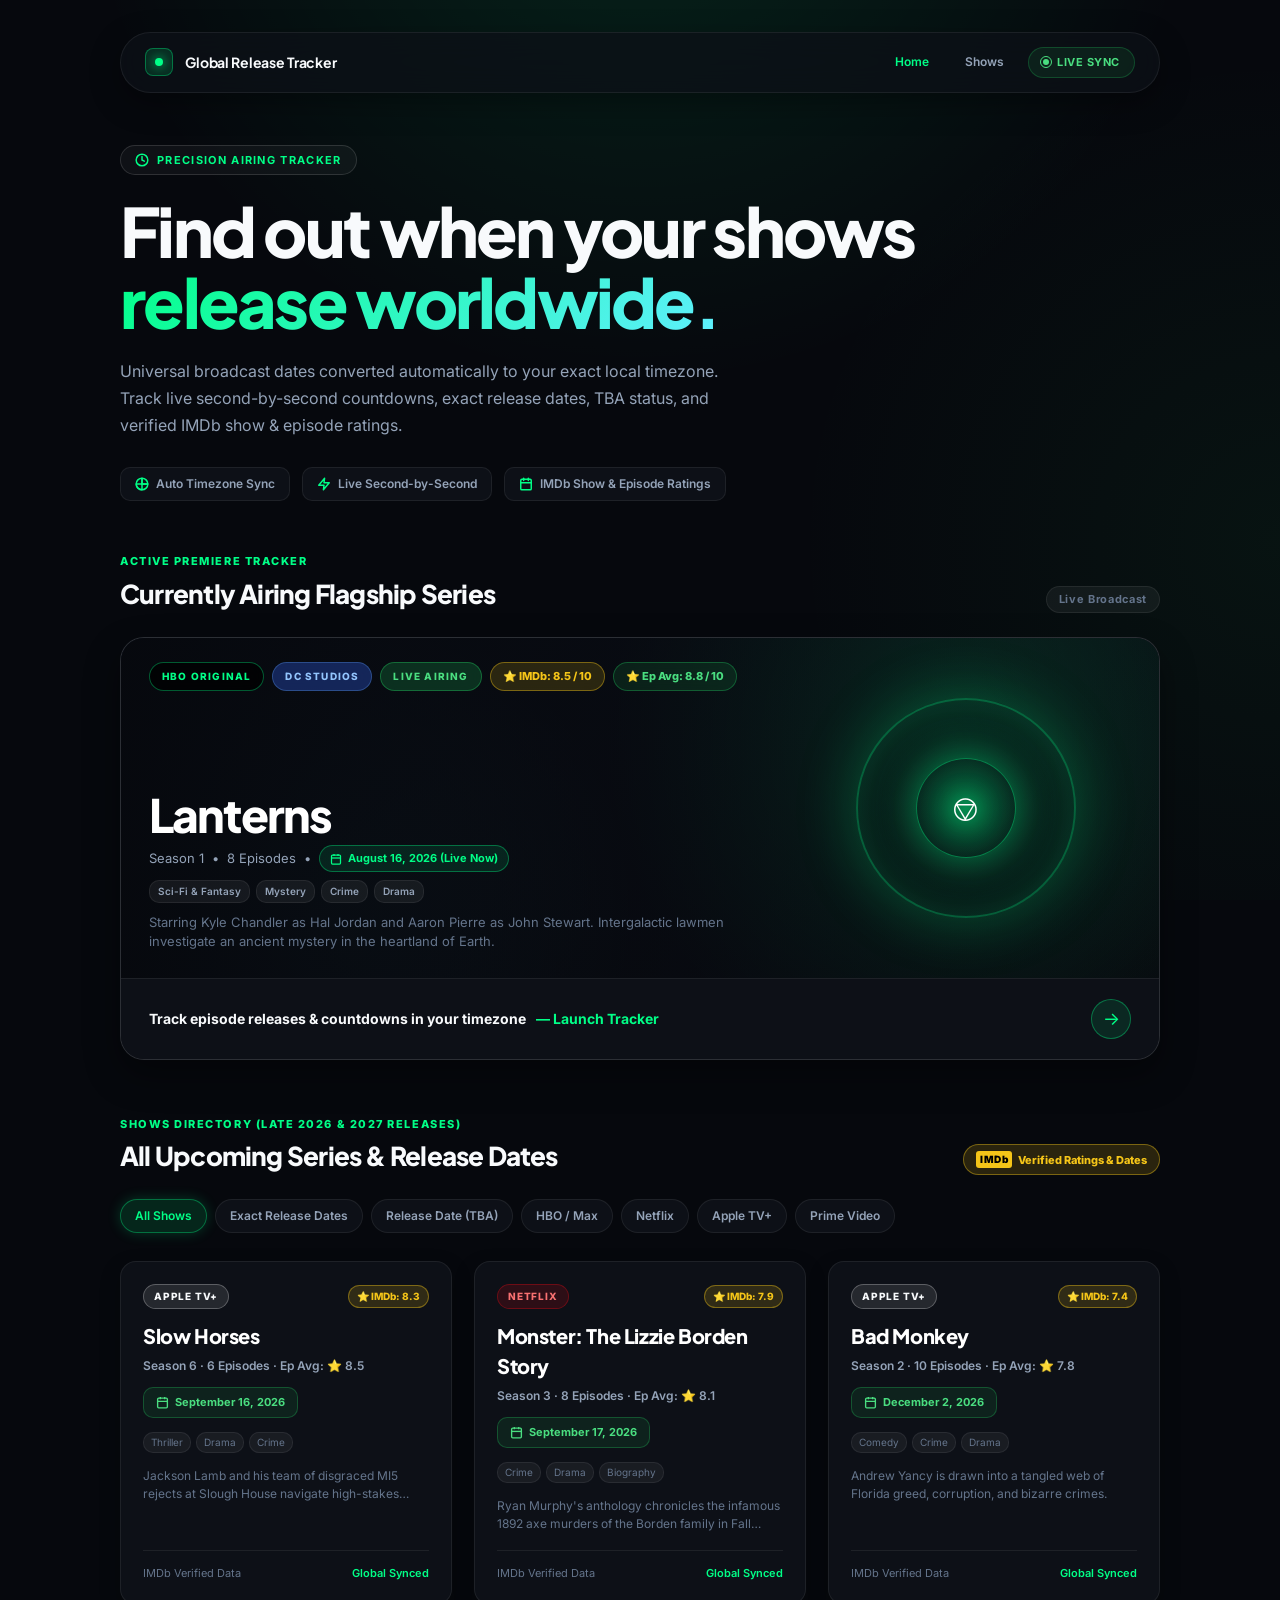
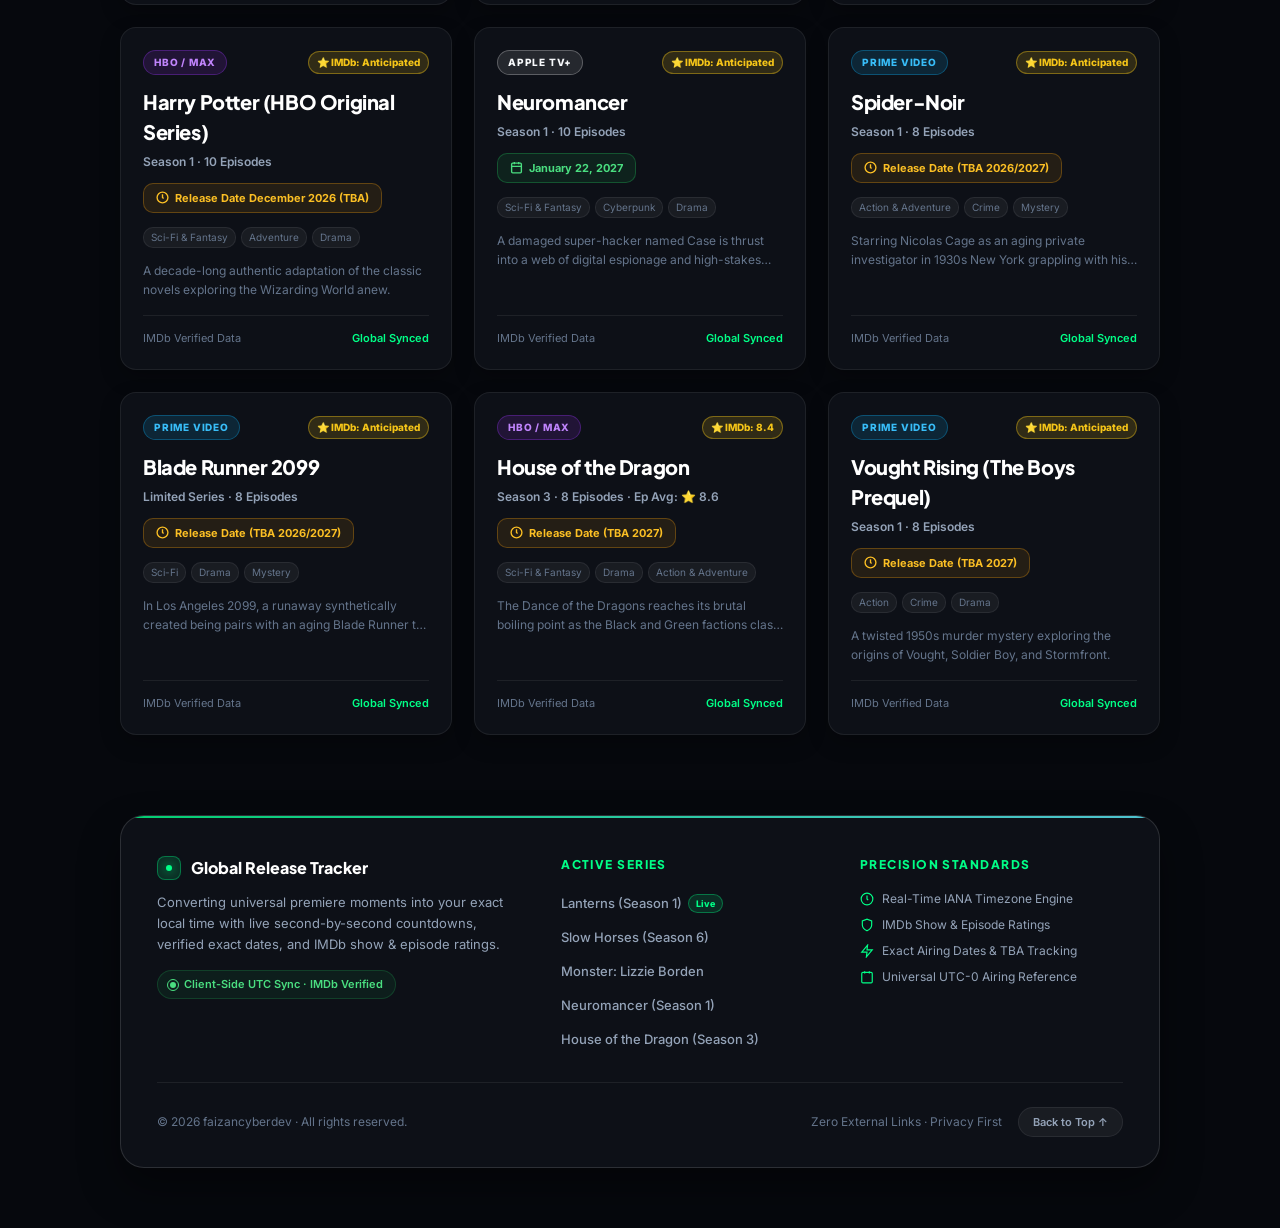
<file: index.html>
<!DOCTYPE html>
<html lang="en">
<head>
    <meta charset="UTF-8">
    <meta name="viewport" content="width=device-width, initial-scale=1.0">
    <meta name="description" content="Global TV show release tracker — convert universal broadcast release moments into your exact local time with live precision countdowns and verified IMDb ratings.">
    <title>Global Release Tracker — Live Shows & Episode Airings</title>
    <link rel="stylesheet" href="style.css">
</head>
<body>

    <main class="page">

        <!-- ================= NAVBAR / HEADER (MULTI-SHOW PLATFORM) ================= -->
        <header class="header">
            <a href="index.html" class="brand" aria-label="Global Release Tracker Home">
                <div class="brand-icon-wrapper">
                    <span class="brand-dot"></span>
                </div>
                <span>Global Release Tracker</span>
            </a>

            <div class="header-meta">
                <a href="index.html" class="nav-link" style="color: var(--accent-emerald);">Home</a>
                <a href="#shows" class="nav-link">Shows</a>
                <div class="status-badge">
                    <span class="status-beacon"></span>
                    Live Sync
                </div>
            </div>
        </header>


        <!-- ================= HOME HERO ================= -->
        <section class="home-hero">
            <div class="hero-pill">
                <svg width="14" height="14" viewBox="0 0 24 24" fill="none" stroke="currentColor" stroke-width="2.5" stroke-linecap="round" stroke-linejoin="round"><circle cx="12" cy="12" r="10"></circle><polyline points="12 6 12 12 16 14"></polyline></svg>
                Precision Airing Tracker
            </div>

            <h1 class="hero-title">
                Find out when your shows <br>
                <span class="gradient-text">release worldwide.</span>
            </h1>

            <p class="hero-description">
                Universal broadcast dates converted automatically to your exact local timezone. Track live second-by-second countdowns, exact release dates, TBA status, and verified IMDb show & episode ratings.
            </p>

            <div class="hero-features">
                <div class="feature-tag">
                    <svg width="14" height="14" viewBox="0 0 24 24" fill="none" stroke="currentColor" stroke-width="2.5" stroke-linecap="round" stroke-linejoin="round"><path d="M12 2a10 10 0 1 0 10 10H12V2z"></path><path d="M12 2a10 10 0 0 1 10 10h-10V2z"></path><path d="M12 12 2.1 12a10.1 10.1 0 0 0 9.9 10z"></path></svg>
                    Auto Timezone Sync
                </div>
                <div class="feature-tag">
                    <svg width="14" height="14" viewBox="0 0 24 24" fill="none" stroke="currentColor" stroke-width="2.5" stroke-linecap="round" stroke-linejoin="round"><polygon points="13 2 3 14 12 14 11 22 21 10 12 10 13 2"></polygon></svg>
                    Live Second-by-Second
                </div>
                <div class="feature-tag">
                    <svg width="14" height="14" viewBox="0 0 24 24" fill="none" stroke="currentColor" stroke-width="2.5" stroke-linecap="round" stroke-linejoin="round"><rect x="3" y="4" width="18" height="18" rx="2" ry="2"></rect><line x1="16" y1="2" x2="16" y2="6"></line><line x1="8" y1="2" x2="8" y2="6"></line><line x1="3" y1="10" x2="21" y2="10"></line></svg>
                    IMDb Show & Episode Ratings
                </div>
            </div>
        </section>


        <!-- ================= SHOWS DIRECTORY ================= -->
        <section class="shows-section" id="shows">
            <div class="section-header">
                <div>
                    <p class="section-eyebrow">Active Premiere Tracker</p>
                    <h2 class="section-title">Currently Airing Flagship Series</h2>
                </div>
                <span class="section-badge">Live Broadcast</span>
            </div>

            <!-- FLAGSHIP SHOW CARD: LANTERNS -->
            <div class="shows-grid">
                <a href="lanterns.html" class="show-card-featured" id="lanternsShowCard" aria-label="Open Lanterns Episode Release Tracker">
                    <div class="card-backdrop-image">
                        <!-- Ambient overlays -->
                        <div class="card-ambient-overlay"></div>

                        <!-- Lantern battery insignia glow effect -->
                        <div class="card-ring-orb">
                            <div class="card-ring-inner">
                                <div class="card-ring-symbol">⎊</div>
                            </div>
                        </div>

                        <!-- Top Badges with IMDb Show & Episode Ratings -->
                        <div class="card-top-badges">
                            <span class="badge-pill hbo">HBO Original</span>
                            <span class="badge-pill dc">DC Studios</span>
                            <span class="badge-pill live-now">Live Airing</span>
                            <div class="imdb-rating-badge" title="IMDb Series Rating (12k votes)">
                                ⭐ IMDb: 8.5 / 10
                            </div>
                            <div class="imdb-rating-badge" style="background: rgba(34, 197, 94, 0.12); border-color: rgba(34, 197, 94, 0.35); color: #4ade80;" title="Average Released Episode Rating">
                                ⭐ Ep Avg: 8.8 / 10
                            </div>
                        </div>

                        <!-- Show Info -->
                        <div class="card-show-details">
                            <h3 class="card-show-title">Lanterns</h3>
                            
                            <div class="card-show-meta">
                                <span>Season 1</span>
                                <span>•</span>
                                <span>8 Episodes</span>
                                <span>•</span>
                                <div class="card-exact-date-chip">
                                    <svg width="12" height="12" viewBox="0 0 24 24" fill="none" stroke="currentColor" stroke-width="2.5"><rect x="3" y="4" width="18" height="18" rx="2" ry="2"></rect><line x1="16" y1="2" x2="16" y2="6"></line><line x1="8" y1="2" x2="8" y2="6"></line><line x1="3" y1="10" x2="21" y2="10"></line></svg>
                                    <span>August 16, 2026 (Live Now)</span>
                                </div>
                            </div>

                            <div class="card-show-genres">
                                <span class="genre-pill">Sci-Fi & Fantasy</span>
                                <span class="genre-pill">Mystery</span>
                                <span class="genre-pill">Crime</span>
                                <span class="genre-pill">Drama</span>
                            </div>

                            <p class="card-show-desc">
                                Starring Kyle Chandler as Hal Jordan and Aaron Pierre as John Stewart. Intergalactic lawmen investigate an ancient mystery in the heartland of Earth.
                            </p>
                        </div>
                    </div>

                    <!-- Interactive Footer -->
                    <div class="card-interactive-footer">
                        <div class="footer-action-text">
                            <span>Track episode releases & countdowns in your timezone</span>
                            <span class="highlight">— Launch Tracker</span>
                        </div>
                        <div class="footer-btn-arrow" aria-hidden="true">→</div>
                    </div>
                </a>
            </div>

            <!-- DIRECTORY FILTER CONTROLS -->
            <div class="section-header" style="margin-top: 56px;">
                <div>
                    <p class="section-eyebrow">Shows Directory (Late 2026 & 2027 Releases)</p>
                    <h2 class="section-title">All Upcoming Series & Release Dates</h2>
                </div>
                <div class="imdb-verified-badge">
                    <span class="imdb-tag-box">IMDb</span>
                    <span>Verified Ratings & Dates</span>
                </div>
            </div>

            <div class="directory-controls">
                <div class="filter-tabs" id="filterTabs">
                    <button type="button" class="filter-tab-btn active" data-filter="all">All Shows</button>
                    <button type="button" class="filter-tab-btn" data-filter="confirmed">Exact Release Dates</button>
                    <button type="button" class="filter-tab-btn" data-filter="tba">Release Date (TBA)</button>
                    <button type="button" class="filter-tab-btn" data-filter="hbo">HBO / Max</button>
                    <button type="button" class="filter-tab-btn" data-filter="netflix">Netflix</button>
                    <button type="button" class="filter-tab-btn" data-filter="apple">Apple TV+</button>
                    <button type="button" class="filter-tab-btn" data-filter="prime">Prime Video</button>
                </div>
            </div>

            <!-- DYNAMIC SHOWS GRID (RENDERED BY SCRIPT.JS) -->
            <div class="shows-directory-grid" id="showsDirectoryGrid">
                <!-- Injected dynamically via script.js -->
            </div>
        </section>


        <!-- ================= UNIFIED SITE-WIDE FOOTER ================= -->
        <footer class="site-footer">
            <div class="footer-inner">
                <div class="footer-grid">
                    <!-- Col 1: Brand & Status -->
                    <div class="footer-col">
                        <div class="footer-brand-title">
                            <div class="brand-icon-wrapper" style="width: 24px; height: 24px;">
                                <span class="brand-dot" style="width: 6px; height: 6px;"></span>
                            </div>
                            <span>Global Release Tracker</span>
                        </div>
                        <p class="footer-desc">
                            Converting universal premiere moments into your exact local time with live second-by-second countdowns, verified exact dates, and IMDb show & episode ratings.
                        </p>
                        <div class="footer-status-indicator">
                            <span class="status-beacon"></span>
                            Client-Side UTC Sync · IMDb Verified
                        </div>
                    </div>

                    <!-- Col 2: Trackers -->
                    <div class="footer-col">
                        <h4 class="footer-heading">Active Series</h4>
                        <ul class="footer-links">
                            <li><a href="lanterns.html">Lanterns (Season 1) <span class="link-badge">Live</span></a></li>
                            <li><a href="#shows">Slow Horses (Season 6)</a></li>
                            <li><a href="#shows">Monster: Lizzie Borden</a></li>
                            <li><a href="#shows">Neuromancer (Season 1)</a></li>
                            <li><a href="#shows">House of the Dragon (Season 3)</a></li>
                        </ul>
                    </div>

                    <!-- Col 3: Technology & Precision -->
                    <div class="footer-col">
                        <h4 class="footer-heading">Precision Standards</h4>
                        <ul class="footer-tech-list">
                            <li class="footer-tech-item">
                                <svg width="14" height="14" viewBox="0 0 24 24" fill="none" stroke="currentColor" stroke-width="2"><circle cx="12" cy="12" r="10"></circle><polyline points="12 6 12 12 14 14"></polyline></svg>
                                <span>Real-Time IANA Timezone Engine</span>
                            </li>
                            <li class="footer-tech-item">
                                <svg width="14" height="14" viewBox="0 0 24 24" fill="none" stroke="currentColor" stroke-width="2"><path d="M12 22s8-4 8-10V5l-8-3-8 3v7c0 6 8 10 8 10z"></path></svg>
                                <span>IMDb Show & Episode Ratings</span>
                            </li>
                            <li class="footer-tech-item">
                                <svg width="14" height="14" viewBox="0 0 24 24" fill="none" stroke="currentColor" stroke-width="2"><polygon points="13 2 3 14 12 14 11 22 21 10 12 10 13 2"></polygon></svg>
                                <span>Exact Airing Dates & TBA Tracking</span>
                            </li>
                            <li class="footer-tech-item">
                                <svg width="14" height="14" viewBox="0 0 24 24" fill="none" stroke="currentColor" stroke-width="2"><rect x="3" y="4" width="18" height="18" rx="2" ry="2"></rect><line x1="16" y1="2" x2="16" y2="6"></line><line x1="8" y1="2" x2="8" y2="6"></line></svg>
                                <span>Universal UTC-0 Airing Reference</span>
                            </li>
                        </ul>
                    </div>
                </div>

                <!-- Footer Bottom -->
                <div class="footer-bottom">
                    <div class="footer-bottom-left">
                        <span>© 2026 faizancyberdev · All rights reserved.</span>
                    </div>
                    <div class="footer-bottom-right">
                        <span>Zero External Links · Privacy First</span>
                        <a href="#" class="back-to-top-btn" onclick="window.scrollTo({top: 0, behavior: 'smooth'}); return false;">
                            Back to Top ↑
                        </a>
                    </div>
                </div>
            </div>
        </footer>

    </main>

    <script src="script.js"></script>
</body>
</html>
</file>
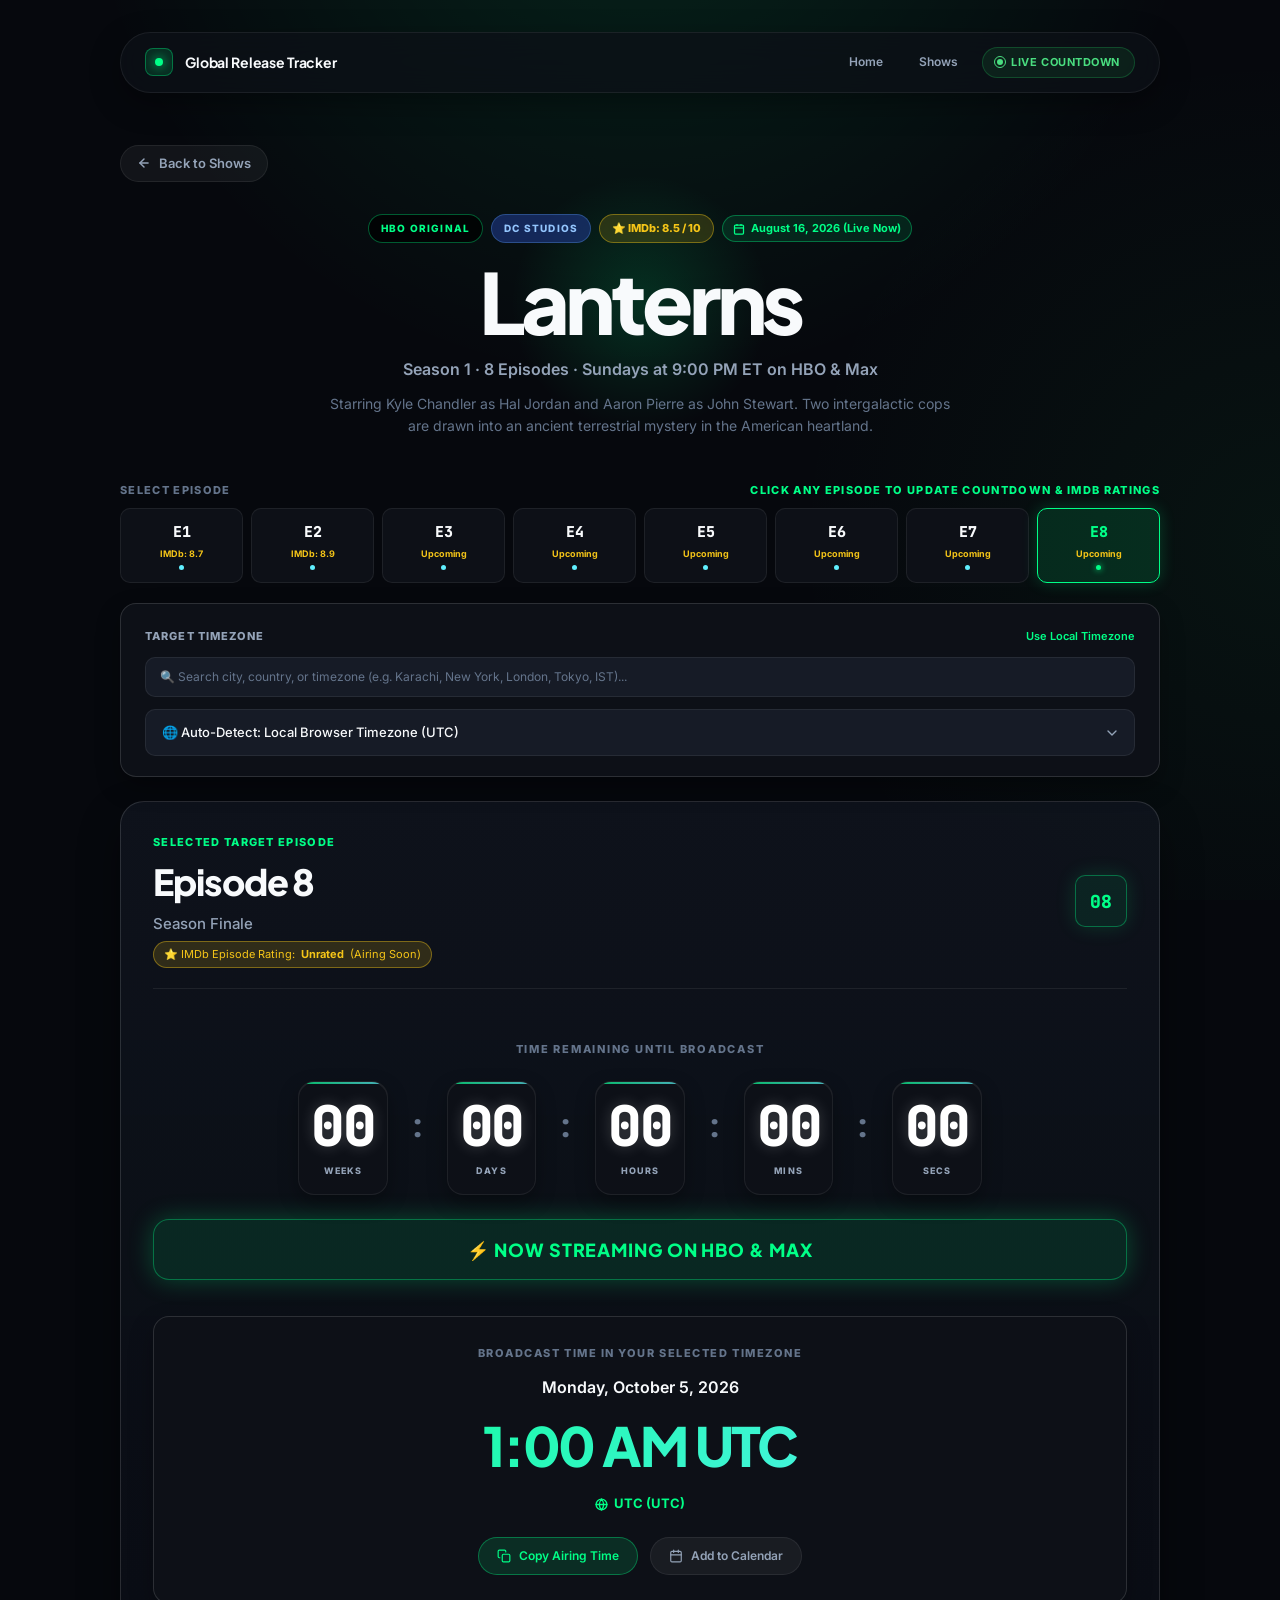
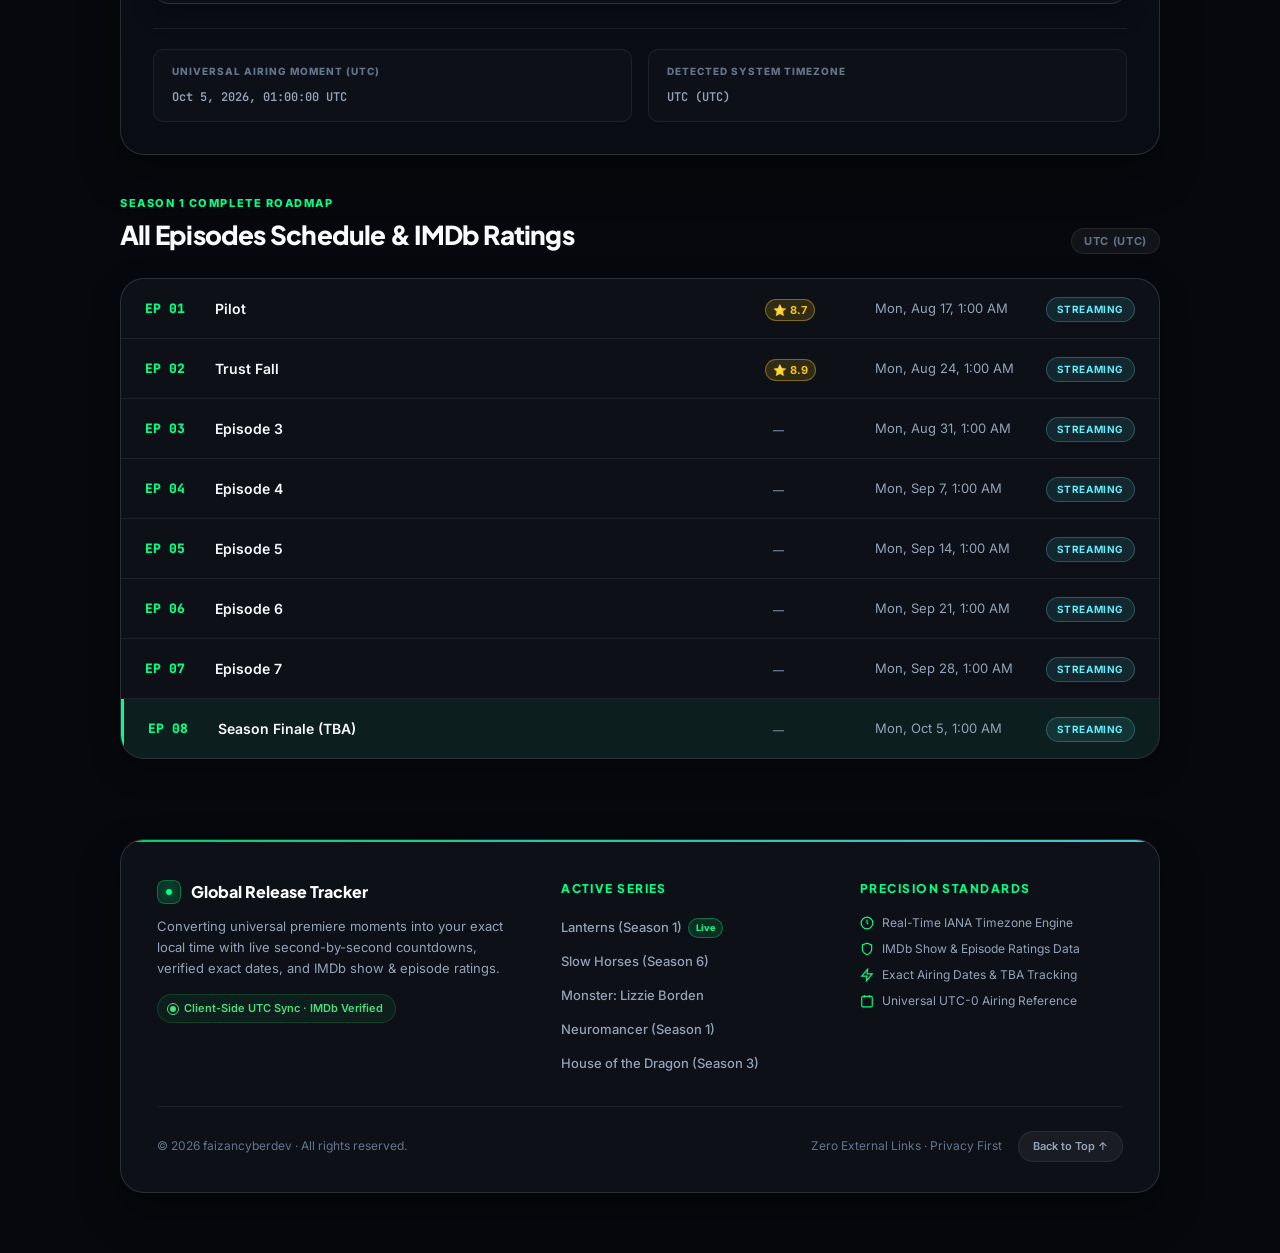
<file: lanterns.html>
<!DOCTYPE html>
<html lang="en">
<head>
    <meta charset="UTF-8">
    <meta name="viewport" content="width=device-width, initial-scale=1.0">
    <meta name="description" content="Lanterns Season 1 global episode release countdown and air dates converted into your local timezone with verified IMDb show and episode ratings.">
    <title>Lanterns — Global Episode Release Tracker & Countdown</title>
    <link rel="stylesheet" href="style.css">
</head>
<body>

    <main class="page">

        <!-- ================= NAVBAR / HEADER (MULTI-SHOW HUB) ================= -->
        <header class="header">
            <a href="index.html" class="brand" aria-label="Global Release Tracker Home">
                <div class="brand-icon-wrapper">
                    <span class="brand-dot"></span>
                </div>
                <span>Global Release Tracker</span>
            </a>

            <div class="header-meta">
                <a href="index.html" class="nav-link">Home</a>
                <a href="index.html#shows" class="nav-link">Shows</a>
                <div class="status-badge">
                    <span class="status-beacon"></span>
                    Live Countdown
                </div>
            </div>
        </header>

        <!-- ================= BACK BUTTON ================= -->
        <a href="index.html" class="back-button" id="backToHub">
            <svg width="14" height="14" viewBox="0 0 24 24" fill="none" stroke="currentColor" stroke-width="2.5" stroke-linecap="round" stroke-linejoin="round"><line x1="19" y1="12" x2="5" y2="12"></line><polyline points="12 19 5 12 12 5"></polyline></svg>
            Back to Shows
        </a>

        <!-- ================= SHOW HERO ================= -->
        <section class="show-hero">
            <div class="hero-glow-ring"></div>

            <div class="show-eyebrow-group">
                <span class="badge-pill hbo">HBO Original</span>
                <span class="badge-pill dc">DC Studios</span>
                <div class="imdb-rating-badge" title="IMDb Series Rating (12k votes)">
                    ⭐ IMDb: 8.5 / 10
                </div>
                <div class="card-exact-date-chip">
                    <svg width="12" height="12" viewBox="0 0 24 24" fill="none" stroke="currentColor" stroke-width="2.5"><rect x="3" y="4" width="18" height="18" rx="2" ry="2"></rect><line x1="16" y1="2" x2="16" y2="6"></line><line x1="8" y1="2" x2="8" y2="6"></line><line x1="3" y1="10" x2="21" y2="10"></line></svg>
                    <span>August 16, 2026 (Live Now)</span>
                </div>
            </div>

            <h1>Lanterns</h1>
            <p class="subtitle">Season 1 · 8 Episodes · Sundays at 9:00 PM ET on HBO & Max</p>
            <p class="description">
                Starring Kyle Chandler as Hal Jordan and Aaron Pierre as John Stewart. Two intergalactic cops are drawn into an ancient terrestrial mystery in the American heartland.
            </p>
        </section>

        <!-- ================= UNIFIED EPISODE SELECTOR STRIP ================= -->
        <section class="episode-pills-container">
            <div class="episode-pills-label">
                <span>Select Episode</span>
                <span style="font-size: 11px; color: var(--accent-emerald);">Click any episode to update countdown & IMDb ratings</span>
            </div>
            <div class="episode-pills-grid" id="episodePillsGrid">
                <!-- Injected dynamically via script.js -->
            </div>
        </section>

        <!-- ================= UNIFIED TIMEZONE CONTROL ================= -->
        <section class="controls-card">
            <div class="control-group">
                <label for="timezoneSelect">
                    <span>Target Timezone</span>
                    <button id="resetTimezone" class="reset-timezone" type="button">Use Local Timezone</button>
                </label>
                <div class="tz-search-wrapper">
                    <input type="text" id="timezoneSearch" class="tz-search-input" placeholder="🔍 Search city, country, or timezone (e.g. Karachi, New York, London, Tokyo, IST)..." aria-label="Search timezone">
                </div>
                <div class="select-wrapper">
                    <select id="timezoneSelect"></select>
                </div>
            </div>
        </section>

        <!-- ================= EPISODE & COUNTDOWN CARD ================= -->
        <section class="episode-section">
            <div class="episode-header-row">
                <div>
                    <p class="episode-meta-eyebrow">Selected Target Episode</p>
                    <h2 id="episodeTitle" class="episode-title-display">Episode 3</h2>
                    <p id="officialEpisodeTitle" class="official-episode-title"></p>
                    <div id="episodeRatingBadge" class="episode-rating-pill" style="margin-top: 6px;"></div>
                </div>
                <div id="episodeNumber" class="episode-badge-box">03</div>
            </div>

            <!-- LIVE COUNTDOWN DISPLAY -->
            <div class="countdown-container">
                <p class="countdown-eyebrow">Time Remaining Until Broadcast</p>
                <div class="countdown-digits-row">
                    <div class="countdown-block">
                        <span id="weeks">00</span>
                        <small>Weeks</small>
                    </div>
                    <div class="countdown-colon">:</div>
                    <div class="countdown-block">
                        <span id="days">00</span>
                        <small>Days</small>
                    </div>
                    <div class="countdown-colon">:</div>
                    <div class="countdown-block">
                        <span id="hours">00</span>
                        <small>Hours</small>
                    </div>
                    <div class="countdown-colon">:</div>
                    <div class="countdown-block">
                        <span id="minutes">00</span>
                        <small>Mins</small>
                    </div>
                    <div class="countdown-colon">:</div>
                    <div class="countdown-block">
                        <span id="seconds">00</span>
                        <small>Secs</small>
                    </div>
                </div>

                <div id="availableMessage" class="available-banner">
                    ⚡ NOW STREAMING ON HBO & MAX
                </div>
            </div>

            <!-- LOCAL RELEASE TIMECARD -->
            <div class="release-timecard">
                <div class="release-label">Broadcast Time In Your Selected Timezone</div>
                <div id="releaseDate" class="release-date">—</div>
                <div id="releaseTime" class="release-time">—</div>
                <div id="timezoneLabel" class="timezone-indicator">—</div>

                <!-- Action Buttons -->
                <div class="timecard-actions">
                    <button type="button" class="action-button primary" id="copyTimeBtn">
                        <svg width="14" height="14" viewBox="0 0 24 24" fill="none" stroke="currentColor" stroke-width="2" stroke-linecap="round" stroke-linejoin="round"><rect x="9" y="9" width="13" height="13" rx="2" ry="2"></rect><path d="M5 15H4a2 2 0 0 1-2-2V4a2 2 0 0 1 2-2h9a2 2 0 0 1 2 2v1"></path></svg>
                        Copy Airing Time
                    </button>
                    <a href="#" target="_blank" rel="noopener noreferrer" class="action-button" id="calendarLink">
                        <svg width="14" height="14" viewBox="0 0 24 24" fill="none" stroke="currentColor" stroke-width="2" stroke-linecap="round" stroke-linejoin="round"><rect x="3" y="4" width="18" height="18" rx="2" ry="2"></rect><line x1="16" y1="2" x2="16" y2="6"></line><line x1="8" y1="2" x2="8" y2="6"></line><line x1="3" y1="10" x2="21" y2="10"></line></svg>
                        Add to Calendar
                    </a>
                </div>
            </div>

            <!-- TECHNICAL SPECIFICATIONS -->
            <div class="technical-grid">
                <div class="tech-spec-item">
                    <span>Universal Airing Moment (UTC)</span>
                    <strong id="utcRelease">—</strong>
                </div>
                <div class="tech-spec-item">
                    <span>Detected System Timezone</span>
                    <strong id="detectedTimezone">—</strong>
                </div>
            </div>
        </section>

        <!-- ================= FULL SEASON SCHEDULE WITH IMDB RATINGS ================= -->
        <section class="schedule-section">
            <div class="section-header">
                <div>
                    <p class="section-eyebrow">Season 1 Complete Roadmap</p>
                    <h2 class="section-title">All Episodes Schedule & IMDb Ratings</h2>
                </div>
                <span class="section-badge" id="scheduleTimezoneBadge">Local Time</span>
            </div>

            <div class="schedule-table-card" id="scheduleTable">
                <!-- Rendered dynamically by script.js -->
            </div>
        </section>

        <!-- ================= UNIFIED SITE-WIDE FOOTER ================= -->
        <footer class="site-footer">
            <div class="footer-inner">
                <div class="footer-grid">
                    <!-- Col 1: Brand & Status -->
                    <div class="footer-col">
                        <div class="footer-brand-title">
                            <div class="brand-icon-wrapper" style="width: 24px; height: 24px;">
                                <span class="brand-dot" style="width: 6px; height: 6px;"></span>
                            </div>
                            <span>Global Release Tracker</span>
                        </div>
                        <p class="footer-desc">
                            Converting universal premiere moments into your exact local time with live second-by-second countdowns, verified exact dates, and IMDb show & episode ratings.
                        </p>
                        <div class="footer-status-indicator">
                            <span class="status-beacon"></span>
                            Client-Side UTC Sync · IMDb Verified
                        </div>
                    </div>

                    <!-- Col 2: Trackers -->
                    <div class="footer-col">
                        <h4 class="footer-heading">Active Series</h4>
                        <ul class="footer-links">
                            <li><a href="lanterns.html">Lanterns (Season 1) <span class="link-badge">Live</span></a></li>
                            <li><a href="index.html#shows">Slow Horses (Season 6)</a></li>
                            <li><a href="index.html#shows">Monster: Lizzie Borden</a></li>
                            <li><a href="index.html#shows">Neuromancer (Season 1)</a></li>
                            <li><a href="index.html#shows">House of the Dragon (Season 3)</a></li>
                        </ul>
                    </div>

                    <!-- Col 3: Technology & Precision -->
                    <div class="footer-col">
                        <h4 class="footer-heading">Precision Standards</h4>
                        <ul class="footer-tech-list">
                            <li class="footer-tech-item">
                                <svg width="14" height="14" viewBox="0 0 24 24" fill="none" stroke="currentColor" stroke-width="2"><circle cx="12" cy="12" r="10"></circle><polyline points="12 6 12 12 14 14"></polyline></svg>
                                <span>Real-Time IANA Timezone Engine</span>
                            </li>
                            <li class="footer-tech-item">
                                <svg width="14" height="14" viewBox="0 0 24 24" fill="none" stroke="currentColor" stroke-width="2"><path d="M12 22s8-4 8-10V5l-8-3-8 3v7c0 6 8 10 8 10z"></path></svg>
                                <span>IMDb Show & Episode Ratings Data</span>
                            </li>
                            <li class="footer-tech-item">
                                <svg width="14" height="14" viewBox="0 0 24 24" fill="none" stroke="currentColor" stroke-width="2"><polygon points="13 2 3 14 12 14 11 22 21 10 12 10 13 2"></polygon></svg>
                                <span>Exact Airing Dates & TBA Tracking</span>
                            </li>
                            <li class="footer-tech-item">
                                <svg width="14" height="14" viewBox="0 0 24 24" fill="none" stroke="currentColor" stroke-width="2"><rect x="3" y="4" width="18" height="18" rx="2" ry="2"></rect><line x1="16" y1="2" x2="16" y2="6"></line><line x1="8" y1="2" x2="8" y2="6"></line></svg>
                                <span>Universal UTC-0 Airing Reference</span>
                            </li>
                        </ul>
                    </div>
                </div>

                <!-- Footer Bottom -->
                <div class="footer-bottom">
                    <div class="footer-bottom-left">
                        <span>© 2026 faizancyberdev · All rights reserved.</span>
                    </div>
                    <div class="footer-bottom-right">
                        <span>Zero External Links · Privacy First</span>
                        <a href="#" class="back-to-top-btn" onclick="window.scrollTo({top: 0, behavior: 'smooth'}); return false;">
                            Back to Top ↑
                        </a>
                    </div>
                </div>
            </div>
        </footer>

        <!-- Toast Notification -->
        <div id="toast" class="toast-msg">Airing time copied to clipboard!</div>

    </main>

    <script src="script.js"></script>
</body>
</html>
</file>
<file: style.css>
/* =========================================================
   GLOBAL RELEASE TRACKER — DESIGN SYSTEM & STYLES
   Cinematic Dark Theme with Emerald Glow & IMDb Badges
   ========================================================= */

@import url('https://fonts.googleapis.com/css2?family=Inter:wght@400;500;600;700&family=JetBrains+Mono:wght@500;700;800&family=Plus+Jakarta+Sans:wght@500;600;700;800;900&display=swap');

/* =========================================================
   VARIABLES & DESIGN TOKENS
   ========================================================= */
:root {
    --bg-main: #06080d;
    --bg-radial: radial-gradient(circle at 50% -20%, rgba(0, 255, 135, 0.12), transparent 45%),
                 radial-gradient(circle at 100% 60%, rgba(34, 197, 94, 0.06), transparent 35%),
                 #06080d;
    
    --surface-card: #0d1017;
    --surface-card-hover: #121620;
    --surface-glass: rgba(13, 16, 23, 0.75);
    --surface-elevated: #161b26;
    --surface-pill: rgba(255, 255, 255, 0.05);
    --surface-pill-hover: rgba(255, 255, 255, 0.1);

    --border-subtle: rgba(255, 255, 255, 0.07);
    --border-medium: rgba(255, 255, 255, 0.13);
    --border-accent: rgba(0, 255, 135, 0.35);
    --border-glow: rgba(0, 255, 135, 0.5);

    --text-primary: #f8fafc;
    --text-secondary: #94a3b8;
    --text-muted: #64748b;
    
    --accent-emerald: #00ff87;
    --accent-green: #22c55e;
    --accent-emerald-dark: #059669;
    --accent-gradient: linear-gradient(135deg, #00ff87 0%, #60efff 100%);
    --accent-glow: 0 0 25px rgba(0, 255, 135, 0.25);
    --accent-glow-lg: 0 0 45px rgba(0, 255, 135, 0.4);

    --imdb-yellow: #f5c518;
    --imdb-bg: rgba(245, 197, 24, 0.15);
    --imdb-border: rgba(245, 197, 24, 0.4);

    --font-heading: 'Plus Jakarta Sans', -apple-system, BlinkMacSystemFont, 'Segoe UI', Roboto, sans-serif;
    --font-body: 'Inter', -apple-system, BlinkMacSystemFont, 'Segoe UI', Roboto, sans-serif;
    --font-mono: 'JetBrains Mono', monospace;

    --radius-sm: 10px;
    --radius-md: 16px;
    --radius-lg: 24px;
    --radius-full: 9999px;

    --transition-fast: 0.2s cubic-bezier(0.16, 1, 0.3, 1);
    --transition-smooth: 0.35s cubic-bezier(0.16, 1, 0.3, 1);
}

/* =========================================================
   RESET & BASE STYLES
   ========================================================= */
* {
    margin: 0;
    padding: 0;
    box-sizing: border-box;
}

html {
    color-scheme: dark;
    scroll-behavior: smooth;
}

body {
    min-height: 100vh;
    background: var(--bg-radial);
    background-attachment: fixed;
    color: var(--text-primary);
    font-family: var(--font-body);
    -webkit-font-smoothing: antialiased;
    -moz-osx-font-smoothing: grayscale;
    line-height: 1.5;
    overflow-x: hidden;
}

button, input, select {
    font: inherit;
    color: inherit;
}

a {
    color: inherit;
    text-decoration: none;
}

/* =========================================================
   CONTAINER & LAYOUT
   ========================================================= */
.page {
    width: min(100% - 40px, 1040px);
    margin: 0 auto;
    padding: 32px 0 60px;
}

/* =========================================================
   HEADER / NAVBAR
   ========================================================= */
.header {
    display: flex;
    align-items: center;
    justify-content: space-between;
    padding: 14px 24px;
    background: var(--surface-glass);
    border: 1px solid var(--border-subtle);
    border-radius: var(--radius-full);
    backdrop-filter: blur(20px);
    -webkit-backdrop-filter: blur(20px);
    margin-bottom: 52px;
    box-shadow: 0 10px 30px rgba(0, 0, 0, 0.35);
    position: sticky;
    top: 20px;
    z-index: 100;
}

.brand {
    display: flex;
    align-items: center;
    gap: 12px;
    font-family: var(--font-heading);
    font-size: 14px;
    font-weight: 700;
    letter-spacing: -0.01em;
    color: var(--text-primary);
    transition: var(--transition-fast);
}

.brand:hover {
    color: var(--accent-emerald);
}

.brand-icon-wrapper {
    position: relative;
    display: flex;
    align-items: center;
    justify-content: center;
    width: 28px;
    height: 28px;
    border-radius: 8px;
    background: rgba(0, 255, 135, 0.12);
    border: 1px solid var(--border-accent);
}

.brand-dot {
    width: 8px;
    height: 8px;
    background: var(--accent-emerald);
    border-radius: 50%;
    box-shadow: 0 0 12px var(--accent-emerald);
    animation: pulse-dot 2.5s infinite ease-in-out;
}

@keyframes pulse-dot {
    0%, 100% { transform: scale(1); opacity: 1; box-shadow: 0 0 12px var(--accent-emerald); }
    50% { transform: scale(1.2); opacity: 0.8; box-shadow: 0 0 20px var(--accent-emerald); }
}

.header-meta {
    display: flex;
    align-items: center;
    gap: 12px;
}

.nav-link {
    font-size: 12px;
    font-weight: 600;
    color: var(--text-secondary);
    padding: 6px 12px;
    border-radius: var(--radius-full);
    transition: var(--transition-fast);
}

.nav-link:hover {
    color: var(--text-primary);
    background: var(--surface-pill-hover);
}

.status-badge {
    display: inline-flex;
    align-items: center;
    gap: 8px;
    padding: 6px 14px;
    background: rgba(34, 197, 94, 0.1);
    border: 1px solid rgba(34, 197, 94, 0.25);
    border-radius: var(--radius-full);
    font-size: 11px;
    font-weight: 700;
    letter-spacing: 0.05em;
    color: #4ade80;
    text-transform: uppercase;
}

.status-beacon {
    width: 6px;
    height: 6px;
    background: #4ade80;
    border-radius: 50%;
    position: relative;
}

.status-beacon::after {
    content: '';
    position: absolute;
    inset: -3px;
    border-radius: 50%;
    border: 1px solid #4ade80;
    animation: ping 2s cubic-bezier(0, 0, 0.2, 1) infinite;
}

@keyframes ping {
    75%, 100% { transform: scale(2.2); opacity: 0; }
}

/* =========================================================
   HOME HERO SECTION
   ========================================================= */
.home-hero {
    margin-bottom: 52px;
    position: relative;
}

.hero-pill {
    display: inline-flex;
    align-items: center;
    gap: 8px;
    padding: 6px 14px;
    background: rgba(255, 255, 255, 0.04);
    border: 1px solid var(--border-medium);
    border-radius: var(--radius-full);
    font-size: 11px;
    font-weight: 700;
    letter-spacing: 0.12em;
    color: var(--accent-emerald);
    text-transform: uppercase;
    margin-bottom: 20px;
}

.hero-title {
    font-family: var(--font-heading);
    font-size: clamp(40px, 7vw, 68px);
    line-height: 1.05;
    font-weight: 900;
    letter-spacing: -0.04em;
    margin-bottom: 20px;
}

.hero-title .gradient-text {
    background: var(--accent-gradient);
    -webkit-background-clip: text;
    -webkit-text-fill-color: transparent;
}

.hero-description {
    max-width: 620px;
    color: var(--text-secondary);
    font-size: 16px;
    line-height: 1.7;
    margin-bottom: 28px;
}

.hero-features {
    display: flex;
    flex-wrap: wrap;
    gap: 12px;
}

.feature-tag {
    display: inline-flex;
    align-items: center;
    gap: 7px;
    padding: 7px 14px;
    background: var(--surface-card);
    border: 1px solid var(--border-subtle);
    border-radius: var(--radius-sm);
    font-size: 12px;
    font-weight: 600;
    color: var(--text-secondary);
}

.feature-tag svg {
    color: var(--accent-emerald);
}

/* =========================================================
   DIRECTORY FILTER BAR
   ========================================================= */
.directory-controls {
    display: flex;
    align-items: center;
    justify-content: space-between;
    gap: 16px;
    margin-bottom: 28px;
    flex-wrap: wrap;
}

.filter-tabs {
    display: flex;
    align-items: center;
    gap: 8px;
    flex-wrap: wrap;
}

.filter-tab-btn {
    padding: 7px 14px;
    background: var(--surface-card);
    border: 1px solid var(--border-subtle);
    border-radius: var(--radius-full);
    color: var(--text-secondary);
    font-size: 12px;
    font-weight: 600;
    cursor: pointer;
    transition: var(--transition-fast);
}

.filter-tab-btn:hover {
    color: var(--text-primary);
    background: var(--surface-card-hover);
    border-color: var(--border-medium);
}

.filter-tab-btn.active {
    background: rgba(0, 255, 135, 0.12);
    border-color: var(--border-accent);
    color: var(--accent-emerald);
    box-shadow: 0 0 14px rgba(0, 255, 135, 0.2);
}

.imdb-verified-badge {
    display: inline-flex;
    align-items: center;
    gap: 6px;
    padding: 6px 12px;
    background: var(--imdb-bg);
    border: 1px solid var(--imdb-border);
    border-radius: var(--radius-full);
    font-size: 11px;
    font-weight: 800;
    color: var(--imdb-yellow);
}

.imdb-tag-box {
    background: var(--imdb-yellow);
    color: #000000;
    font-weight: 900;
    font-size: 10px;
    padding: 1px 4px;
    border-radius: 3px;
    letter-spacing: 0.04em;
}

/* =========================================================
   SECTION HEADINGS
   ========================================================= */
.section-header {
    display: flex;
    align-items: flex-end;
    justify-content: space-between;
    margin-bottom: 24px;
}

.section-eyebrow {
    font-size: 11px;
    font-weight: 800;
    letter-spacing: 0.14em;
    color: var(--accent-emerald);
    text-transform: uppercase;
    margin-bottom: 4px;
}

.section-title {
    font-family: var(--font-heading);
    font-size: 26px;
    font-weight: 800;
    letter-spacing: -0.03em;
    color: var(--text-primary);
}

.section-badge {
    padding: 4px 12px;
    background: var(--surface-pill);
    border: 1px solid var(--border-subtle);
    border-radius: var(--radius-full);
    font-size: 11px;
    font-weight: 700;
    letter-spacing: 0.06em;
    color: var(--text-muted);
}

/* =========================================================
   FLAGSHIP SHOW CARD (LANTERNS)
   ========================================================= */
.shows-grid {
    display: grid;
    grid-template-columns: 1fr;
    gap: 24px;
    margin-bottom: 48px;
}

.show-card-featured {
    position: relative;
    display: block;
    background: var(--surface-card);
    border: 1px solid var(--border-medium);
    border-radius: var(--radius-lg);
    overflow: hidden;
    transition: var(--transition-smooth);
    box-shadow: 0 15px 35px rgba(0, 0, 0, 0.4);
    cursor: pointer;
    text-decoration: none;
}

.show-card-featured:hover {
    transform: translateY(-6px);
    border-color: var(--border-accent);
    box-shadow: var(--accent-glow), 0 20px 40px rgba(0, 0, 0, 0.6);
}

.card-backdrop-image {
    position: relative;
    height: 340px;
    overflow: hidden;
    background: 
        radial-gradient(circle at 80% 30%, rgba(0, 255, 135, 0.2), transparent 40%),
        radial-gradient(circle at 20% 80%, rgba(96, 239, 255, 0.1), transparent 35%),
        linear-gradient(135deg, #0f1523 0%, #080a0f 100%);
}

.card-ring-orb {
    position: absolute;
    width: 220px;
    height: 220px;
    right: 8%;
    top: 50%;
    transform: translateY(-50%);
    border-radius: 50%;
    border: 2px solid rgba(0, 255, 135, 0.3);
    box-shadow: 0 0 60px rgba(0, 255, 135, 0.25), inset 0 0 40px rgba(0, 255, 135, 0.15);
    display: flex;
    align-items: center;
    justify-content: center;
    transition: var(--transition-smooth);
}

.show-card-featured:hover .card-ring-orb {
    transform: translateY(-50%) scale(1.06);
    border-color: rgba(0, 255, 135, 0.6);
    box-shadow: 0 0 80px rgba(0, 255, 135, 0.4), inset 0 0 50px rgba(0, 255, 135, 0.25);
}

.card-ring-inner {
    width: 100px;
    height: 100px;
    border-radius: 50%;
    background: radial-gradient(circle, rgba(0, 255, 135, 0.4) 0%, rgba(0, 255, 135, 0.05) 70%);
    border: 1px solid rgba(0, 255, 135, 0.4);
    box-shadow: 0 0 40px rgba(0, 255, 135, 0.5);
    display: flex;
    align-items: center;
    justify-content: center;
}

.card-ring-symbol {
    font-size: 38px;
    color: #ffffff;
    filter: drop-shadow(0 0 12px var(--accent-emerald));
}

.card-ambient-overlay {
    position: absolute;
    inset: 0;
    background: linear-gradient(90deg, rgba(6, 8, 13, 0.96) 0%, rgba(6, 8, 13, 0.7) 50%, rgba(6, 8, 13, 0.25) 100%);
}

.card-top-badges {
    position: absolute;
    top: 24px;
    left: 28px;
    z-index: 2;
    display: flex;
    gap: 8px;
    flex-wrap: wrap;
    align-items: center;
}

.badge-pill {
    padding: 6px 12px;
    border-radius: var(--radius-full);
    font-size: 10px;
    font-weight: 800;
    letter-spacing: 0.12em;
    text-transform: uppercase;
}

.badge-pill.hbo {
    background: rgba(0, 0, 0, 0.7);
    border: 1px solid var(--border-accent);
    color: var(--accent-emerald);
    backdrop-filter: blur(8px);
}

.badge-pill.dc {
    background: rgba(30, 58, 138, 0.6);
    border: 1px solid rgba(96, 165, 250, 0.3);
    color: #93c5fd;
    backdrop-filter: blur(8px);
}

.badge-pill.live-now {
    background: rgba(34, 197, 94, 0.2);
    border: 1px solid rgba(34, 197, 94, 0.4);
    color: #4ade80;
    backdrop-filter: blur(8px);
}

/* IMDb Rating Badges */
.imdb-rating-badge {
    display: inline-flex;
    align-items: center;
    gap: 6px;
    padding: 5px 12px;
    background: var(--imdb-bg);
    border: 1px solid var(--imdb-border);
    border-radius: var(--radius-full);
    font-size: 11px;
    font-weight: 800;
    color: var(--imdb-yellow);
    backdrop-filter: blur(8px);
}

.card-show-details {
    position: absolute;
    left: 28px;
    bottom: 26px;
    z-index: 2;
    max-width: 580px;
}

.card-show-title {
    font-family: var(--font-heading);
    font-size: clamp(34px, 5vw, 46px);
    font-weight: 900;
    letter-spacing: -0.04em;
    line-height: 1.1;
    margin-bottom: 6px;
    color: #ffffff;
}

.card-show-meta {
    font-size: 13px;
    color: var(--text-secondary);
    margin-bottom: 8px;
    display: flex;
    align-items: center;
    gap: 8px;
    flex-wrap: wrap;
}

.card-exact-date-chip {
    display: inline-flex;
    align-items: center;
    gap: 6px;
    padding: 4px 10px;
    background: rgba(0, 255, 135, 0.1);
    border: 1px solid var(--border-accent);
    border-radius: var(--radius-full);
    font-size: 11px;
    font-weight: 700;
    color: var(--accent-emerald);
}

.card-show-genres {
    display: flex;
    gap: 6px;
    margin-bottom: 10px;
    flex-wrap: wrap;
}

.genre-pill {
    padding: 3px 8px;
    background: rgba(255, 255, 255, 0.06);
    border: 1px solid var(--border-subtle);
    border-radius: var(--radius-sm);
    font-size: 10px;
    font-weight: 600;
    color: var(--text-secondary);
}

.card-show-desc {
    font-size: 13px;
    color: var(--text-muted);
    line-height: 1.5;
    display: -webkit-box;
    -webkit-line-clamp: 2;
    -webkit-box-orient: vertical;
    overflow: hidden;
}

/* Card Action Footer */
.card-interactive-footer {
    display: flex;
    align-items: center;
    justify-content: space-between;
    padding: 20px 28px;
    background: var(--surface-card);
    border-top: 1px solid var(--border-subtle);
    transition: var(--transition-fast);
}

.show-card-featured:hover .card-interactive-footer {
    background: var(--surface-card-hover);
}

.footer-action-text {
    display: flex;
    align-items: center;
    gap: 10px;
    font-weight: 700;
    font-size: 14px;
    color: var(--text-primary);
}

.footer-action-text span.highlight {
    color: var(--accent-emerald);
}

.footer-btn-arrow {
    display: flex;
    align-items: center;
    justify-content: center;
    width: 40px;
    height: 40px;
    background: rgba(0, 255, 135, 0.1);
    border: 1px solid var(--border-accent);
    border-radius: var(--radius-full);
    color: var(--accent-emerald);
    font-size: 18px;
    transition: var(--transition-smooth);
}

.show-card-featured:hover .footer-btn-arrow {
    transform: translateX(6px);
    background: var(--accent-emerald);
    color: #000000;
    box-shadow: 0 0 20px var(--accent-emerald);
}

/* =========================================================
   SHOW DIRECTORY CARDS (WITH IMDB RATINGS & EXACT DATES / TBA)
   ========================================================= */
.shows-directory-grid {
    display: grid;
    grid-template-columns: repeat(auto-fit, minmax(310px, 1fr));
    gap: 22px;
    margin-bottom: 60px;
}

.directory-show-card {
    background: var(--surface-card);
    border: 1px solid var(--border-subtle);
    border-radius: var(--radius-md);
    padding: 22px;
    display: flex;
    flex-direction: column;
    justify-content: space-between;
    transition: var(--transition-smooth);
    box-shadow: 0 8px 20px rgba(0, 0, 0, 0.25);
    position: relative;
    overflow: hidden;
}

.directory-show-card:hover {
    border-color: var(--border-medium);
    transform: translateY(-4px);
    box-shadow: 0 16px 30px rgba(0, 0, 0, 0.45);
    background: var(--surface-card-hover);
}

.dir-card-top {
    display: flex;
    align-items: center;
    justify-content: space-between;
    margin-bottom: 12px;
}

.network-badge {
    padding: 4px 10px;
    border-radius: var(--radius-full);
    font-size: 10px;
    font-weight: 800;
    letter-spacing: 0.08em;
    text-transform: uppercase;
}

.network-badge.hbo {
    background: rgba(147, 51, 234, 0.15);
    border: 1px solid rgba(147, 51, 234, 0.35);
    color: #c084fc;
}

.network-badge.apple {
    background: rgba(255, 255, 255, 0.1);
    border: 1px solid rgba(255, 255, 255, 0.25);
    color: #f8fafc;
}

.network-badge.netflix {
    background: rgba(229, 9, 20, 0.15);
    border: 1px solid rgba(229, 9, 20, 0.35);
    color: #f87171;
}

.network-badge.disney {
    background: rgba(59, 130, 246, 0.15);
    border: 1px solid rgba(59, 130, 246, 0.35);
    color: #60a5fa;
}

.network-badge.prime {
    background: rgba(14, 165, 233, 0.15);
    border: 1px solid rgba(14, 165, 233, 0.35);
    color: #38bdf8;
}

/* IMDb Small Pill */
.imdb-pill {
    display: inline-flex;
    align-items: center;
    gap: 4px;
    padding: 3px 8px;
    background: var(--imdb-bg);
    border: 1px solid var(--imdb-border);
    border-radius: var(--radius-full);
    font-size: 10px;
    font-weight: 800;
    color: var(--imdb-yellow);
}

.dir-show-title {
    font-family: var(--font-heading);
    font-size: 20px;
    font-weight: 800;
    letter-spacing: -0.02em;
    color: #ffffff;
    margin-bottom: 6px;
}

.dir-show-season {
    font-size: 12px;
    font-weight: 600;
    color: var(--text-secondary);
    margin-bottom: 12px;
}

/* Release Date Badges: Exact Date vs (TBA) */
.release-date-row {
    margin-bottom: 14px;
}

.date-badge {
    display: inline-flex;
    align-items: center;
    gap: 6px;
    padding: 6px 12px;
    border-radius: var(--radius-sm);
    font-size: 11px;
    font-weight: 700;
}

.date-badge.exact {
    background: rgba(34, 197, 94, 0.1);
    border: 1px solid rgba(34, 197, 94, 0.3);
    color: #4ade80;
}

.date-badge.tba {
    background: rgba(245, 158, 11, 0.1);
    border: 1px solid rgba(245, 158, 11, 0.3);
    color: #fbbf24;
}

.date-badge svg {
    flex-shrink: 0;
}

.dir-genres-row {
    display: flex;
    gap: 5px;
    flex-wrap: wrap;
    margin-bottom: 14px;
}

.dir-genre-tag {
    font-size: 10px;
    padding: 2px 7px;
    background: var(--surface-pill);
    border: 1px solid var(--border-subtle);
    border-radius: var(--radius-sm);
    color: var(--text-muted);
}

.dir-show-overview {
    font-size: 12px;
    color: var(--text-muted);
    line-height: 1.55;
    margin-bottom: 16px;
    display: -webkit-box;
    -webkit-line-clamp: 2;
    -webkit-box-orient: vertical;
    overflow: hidden;
}

.dir-card-bottom {
    display: flex;
    align-items: center;
    justify-content: space-between;
    padding-top: 14px;
    border-top: 1px solid var(--border-subtle);
    font-size: 11px;
    color: var(--text-muted);
}

/* =========================================================
   LANTERNS TRACKER PAGE SPECIFIC STYLES
   ========================================================= */
.back-button {
    display: inline-flex;
    align-items: center;
    gap: 8px;
    padding: 8px 16px;
    background: var(--surface-pill);
    border: 1px solid var(--border-subtle);
    border-radius: var(--radius-full);
    color: var(--text-secondary);
    font-size: 13px;
    font-weight: 600;
    margin-bottom: 32px;
    transition: var(--transition-fast);
}

.back-button:hover {
    color: var(--text-primary);
    background: var(--surface-pill-hover);
    border-color: var(--border-medium);
    transform: translateX(-3px);
}

/* Show Hero */
.show-hero {
    text-align: center;
    margin-bottom: 44px;
    position: relative;
}

.hero-glow-ring {
    position: absolute;
    width: 260px;
    height: 260px;
    left: 50%;
    top: -40px;
    transform: translateX(-50%);
    background: radial-gradient(circle, rgba(0, 255, 135, 0.15) 0%, transparent 70%);
    pointer-events: none;
    z-index: -1;
}

.show-eyebrow-group {
    display: flex;
    align-items: center;
    justify-content: center;
    gap: 8px;
    margin-bottom: 16px;
    flex-wrap: wrap;
}

.show-hero h1 {
    font-family: var(--font-heading);
    font-size: clamp(44px, 8vw, 84px);
    line-height: 1;
    font-weight: 900;
    letter-spacing: -0.05em;
    margin-bottom: 14px;
}

.show-hero .subtitle {
    font-size: 16px;
    font-weight: 600;
    color: var(--text-secondary);
    margin-bottom: 12px;
}

.show-hero .description {
    max-width: 620px;
    margin: 0 auto;
    font-size: 14px;
    color: var(--text-muted);
    line-height: 1.6;
}

/* Episode Navigation Strip (Quick Pills) */
.episode-pills-container {
    margin-bottom: 20px;
}

.episode-pills-label {
    font-size: 11px;
    font-weight: 800;
    letter-spacing: 0.12em;
    color: var(--text-muted);
    text-transform: uppercase;
    margin-bottom: 10px;
    display: flex;
    align-items: center;
    justify-content: space-between;
}

.episode-pills-grid {
    display: grid;
    grid-template-columns: repeat(8, 1fr);
    gap: 8px;
}

.episode-pill-btn {
    display: flex;
    flex-direction: column;
    align-items: center;
    justify-content: center;
    padding: 12px 6px;
    background: var(--surface-card);
    border: 1px solid var(--border-subtle);
    border-radius: var(--radius-sm);
    cursor: pointer;
    transition: var(--transition-fast);
    text-align: center;
}

.episode-pill-btn:hover {
    background: var(--surface-card-hover);
    border-color: var(--border-medium);
    transform: translateY(-2px);
}

.episode-pill-btn.active {
    background: rgba(0, 255, 135, 0.12);
    border-color: var(--accent-emerald);
    box-shadow: 0 0 16px rgba(0, 255, 135, 0.2);
}

.pill-ep-num {
    font-family: var(--font-mono);
    font-size: 15px;
    font-weight: 800;
    color: var(--text-primary);
}

.pill-ep-subtext {
    font-size: 9px;
    font-weight: 700;
    color: var(--imdb-yellow);
    margin-top: 3px;
}

.episode-pill-btn.active .pill-ep-num {
    color: var(--accent-emerald);
}

.pill-status-dot {
    width: 5px;
    height: 5px;
    border-radius: 50%;
    background: var(--text-muted);
    margin-top: 5px;
}

.episode-pill-btn.released .pill-status-dot {
    background: #60efff;
}

.episode-pill-btn.active .pill-status-dot {
    background: var(--accent-emerald);
    box-shadow: 0 0 6px var(--accent-emerald);
}

.episode-rating-pill {
    display: inline-flex;
    align-items: center;
    gap: 6px;
    padding: 4px 10px;
    background: var(--imdb-bg);
    border: 1px solid var(--imdb-border);
    border-radius: var(--radius-full);
    font-size: 11px;
    color: var(--imdb-yellow);
}

/* Controls Card */
.controls-card {
    display: grid;
    grid-template-columns: 1fr;
    gap: 16px;
    padding: 20px 24px;
    background: var(--surface-card);
    border: 1px solid var(--border-medium);
    border-radius: var(--radius-md);
    backdrop-filter: blur(16px);
    margin-bottom: 24px;
    box-shadow: 0 10px 25px rgba(0, 0, 0, 0.3);
}

.control-group {
    display: flex;
    flex-direction: column;
    gap: 8px;
}

.control-group label {
    color: var(--text-secondary);
    font-size: 11px;
    font-weight: 800;
    text-transform: uppercase;
    letter-spacing: 0.1em;
    display: flex;
    align-items: center;
    justify-content: space-between;
}

.tz-search-wrapper {
    position: relative;
    margin-bottom: 4px;
}

.tz-search-input {
    width: 100%;
    padding: 10px 14px;
    background: var(--surface-elevated);
    border: 1px solid var(--border-subtle);
    border-radius: var(--radius-sm);
    color: var(--text-primary);
    font-size: 12px;
    outline: none;
    transition: var(--transition-fast);
}

.tz-search-input::placeholder {
    color: var(--text-muted);
}

.tz-search-input:focus {
    border-color: var(--accent-emerald);
    box-shadow: 0 0 0 2px rgba(0, 255, 135, 0.15);
}

.select-wrapper {
    position: relative;
}

select {
    width: 100%;
    appearance: none;
    padding: 13px 40px 13px 16px;
    color: var(--text-primary);
    background-color: var(--surface-elevated);
    border: 1px solid var(--border-subtle);
    border-radius: var(--radius-sm);
    outline: none;
    cursor: pointer;
    font-size: 13px;
    font-weight: 500;
    transition: var(--transition-fast);
    background-image: url("data:image/svg+xml,%3Csvg xmlns='http://www.w3.org/2000/svg' width='16' height='16' viewBox='0 0 24 24' fill='none' stroke='%2394a3b8' stroke-width='2' stroke-linecap='round' stroke-linejoin='round'%3E%3Cpolyline points='6 9 12 15 18 9'%3E%3C/polyline%3E%3C/svg%3E");
    background-repeat: no-repeat;
    background-position: calc(100% - 14px) center;
}

select:hover {
    border-color: var(--border-accent);
}

select:focus {
    border-color: var(--accent-emerald);
    box-shadow: 0 0 0 3px rgba(0, 255, 135, 0.15);
}

select option, select optgroup {
    background: #0f121a;
    color: #f8fafc;
}

.reset-timezone {
    align-self: flex-start;
    padding: 4px 0;
    color: var(--accent-emerald);
    background: transparent;
    border: 0;
    font-size: 11px;
    font-weight: 600;
    cursor: pointer;
    transition: var(--transition-fast);
}

.reset-timezone:hover {
    text-decoration: underline;
    opacity: 0.85;
}

/* =========================================================
   EPISODE & COUNTDOWN SECTION
   ========================================================= */
.episode-section {
    padding: 32px;
    background: linear-gradient(180deg, rgba(16, 21, 31, 0.8) 0%, rgba(10, 13, 20, 0.95) 100%);
    border: 1px solid var(--border-medium);
    border-radius: var(--radius-lg);
    box-shadow: 0 20px 40px rgba(0, 0, 0, 0.4);
    margin-bottom: 32px;
}

.episode-header-row {
    display: flex;
    align-items: center;
    justify-content: space-between;
    margin-bottom: 28px;
    padding-bottom: 20px;
    border-bottom: 1px solid var(--border-subtle);
}

.episode-meta-eyebrow {
    font-size: 11px;
    font-weight: 800;
    letter-spacing: 0.12em;
    color: var(--accent-emerald);
    text-transform: uppercase;
    margin-bottom: 4px;
}

.episode-title-display {
    font-family: var(--font-heading);
    font-size: clamp(26px, 4vw, 36px);
    font-weight: 800;
    letter-spacing: -0.03em;
}

.official-episode-title {
    display: none;
    margin-top: 4px;
    color: var(--text-secondary);
    font-size: 15px;
    font-weight: 500;
}

.official-episode-title.visible {
    display: block;
}

.episode-badge-box {
    display: flex;
    align-items: center;
    justify-content: center;
    width: 52px;
    height: 52px;
    background: rgba(0, 255, 135, 0.08);
    border: 1px solid var(--border-accent);
    border-radius: var(--radius-sm);
    color: var(--accent-emerald);
    font-family: var(--font-mono);
    font-size: 18px;
    font-weight: 800;
    box-shadow: 0 0 20px rgba(0, 255, 135, 0.15);
}

/* COUNTDOWN CLOCK */
.countdown-container {
    padding: 24px 0 36px;
    text-align: center;
}

.countdown-eyebrow {
    font-size: 11px;
    font-weight: 800;
    letter-spacing: 0.16em;
    color: var(--text-muted);
    text-transform: uppercase;
    margin-bottom: 24px;
}

.countdown-digits-row {
    display: flex;
    align-items: center;
    justify-content: center;
    gap: clamp(8px, 2.5vw, 20px);
}

.countdown-block {
    min-width: 80px;
    padding: 16px 12px;
    background: var(--surface-card);
    border: 1px solid var(--border-subtle);
    border-radius: var(--radius-md);
    box-shadow: inset 0 1px 0 rgba(255, 255, 255, 0.08), 0 8px 20px rgba(0, 0, 0, 0.3);
    position: relative;
    overflow: hidden;
}

.countdown-block::before {
    content: '';
    position: absolute;
    top: 0;
    left: 0;
    right: 0;
    height: 2px;
    background: var(--accent-gradient);
    opacity: 0.7;
}

.countdown-block span {
    display: block;
    font-family: var(--font-mono);
    font-variant-numeric: tabular-nums;
    font-size: clamp(32px, 6vw, 56px);
    line-height: 1;
    font-weight: 800;
    letter-spacing: -0.04em;
    color: #ffffff;
    text-shadow: 0 0 15px rgba(255, 255, 255, 0.2);
}

.countdown-block small {
    display: block;
    margin-top: 10px;
    color: var(--text-secondary);
    font-size: 9px;
    font-weight: 800;
    letter-spacing: 0.12em;
    text-transform: uppercase;
}

.countdown-colon {
    color: var(--text-muted);
    font-family: var(--font-mono);
    font-size: 32px;
    font-weight: 700;
    margin-bottom: 24px;
    animation: blink-colon 1.5s infinite;
}

@keyframes blink-colon {
    0%, 100% { opacity: 0.9; }
    50% { opacity: 0.2; }
}

.available-banner {
    display: none;
    margin-top: 24px;
    padding: 16px 24px;
    background: rgba(0, 255, 135, 0.1);
    border: 1px solid var(--border-accent);
    border-radius: var(--radius-md);
    color: var(--accent-emerald);
    font-family: var(--font-heading);
    font-size: 18px;
    font-weight: 800;
    letter-spacing: 0.05em;
    box-shadow: var(--accent-glow);
}

.available-banner.visible {
    display: block;
    animation: fadeIn 0.4s ease;
}

@keyframes fadeIn {
    from { opacity: 0; transform: translateY(6px); }
    to { opacity: 1; transform: translateY(0); }
}

/* =========================================================
   LOCAL RELEASE TIMECARD
   ========================================================= */
.release-timecard {
    padding: 28px;
    text-align: center;
    background: var(--surface-card);
    border: 1px solid var(--border-medium);
    border-radius: var(--radius-md);
    margin-bottom: 24px;
    position: relative;
    box-shadow: 0 10px 25px rgba(0, 0, 0, 0.25);
}

.release-label {
    color: var(--text-muted);
    font-size: 11px;
    font-weight: 800;
    letter-spacing: 0.14em;
    text-transform: uppercase;
}

.release-date {
    margin-top: 14px;
    color: var(--text-primary);
    font-size: 16px;
    font-weight: 600;
}

.release-time {
    margin-top: 6px;
    font-family: var(--font-heading);
    font-size: clamp(34px, 7vw, 54px);
    font-weight: 900;
    letter-spacing: -0.04em;
    background: var(--accent-gradient);
    -webkit-background-clip: text;
    -webkit-text-fill-color: transparent;
}

.timezone-indicator {
    margin-top: 8px;
    color: var(--accent-emerald);
    font-size: 13px;
    font-weight: 700;
    display: inline-flex;
    align-items: center;
    gap: 6px;
}

/* Card Action Buttons (Calendar & Share) */
.timecard-actions {
    display: flex;
    align-items: center;
    justify-content: center;
    gap: 12px;
    margin-top: 20px;
    flex-wrap: wrap;
}

.action-button {
    display: inline-flex;
    align-items: center;
    gap: 8px;
    padding: 9px 18px;
    background: var(--surface-pill);
    border: 1px solid var(--border-subtle);
    border-radius: var(--radius-full);
    font-size: 12px;
    font-weight: 600;
    color: var(--text-secondary);
    cursor: pointer;
    transition: var(--transition-fast);
}

.action-button:hover {
    background: var(--surface-pill-hover);
    border-color: var(--border-medium);
    color: var(--text-primary);
    transform: translateY(-2px);
}

.action-button.primary {
    background: rgba(0, 255, 135, 0.12);
    border-color: var(--border-accent);
    color: var(--accent-emerald);
}

.action-button.primary:hover {
    background: var(--accent-emerald);
    color: #000000;
    box-shadow: 0 0 16px rgba(0, 255, 135, 0.3);
}

/* TECHNICAL SPECIFICATIONS ROW */
.technical-grid {
    display: grid;
    grid-template-columns: 1fr 1fr;
    gap: 16px;
    padding-top: 20px;
    border-top: 1px solid var(--border-subtle);
}

.tech-spec-item {
    padding: 14px 18px;
    background: var(--surface-card);
    border: 1px solid var(--border-subtle);
    border-radius: var(--radius-sm);
}

.tech-spec-item span {
    display: block;
    margin-bottom: 4px;
    color: var(--text-muted);
    font-size: 10px;
    font-weight: 800;
    text-transform: uppercase;
    letter-spacing: 0.1em;
}

.tech-spec-item strong {
    color: var(--text-secondary);
    font-family: var(--font-mono);
    font-size: 12px;
    font-weight: 600;
    word-break: break-all;
}

/* =========================================================
   SEASON SCHEDULE TABLE (WITH IMDB RATINGS COLUMN)
   ========================================================= */
.schedule-section {
    margin-top: 40px;
}

.schedule-table-card {
    background: var(--surface-card);
    border: 1px solid var(--border-medium);
    border-radius: var(--radius-lg);
    overflow: hidden;
    box-shadow: 0 10px 30px rgba(0, 0, 0, 0.3);
}

.schedule-row {
    display: grid;
    grid-template-columns: 70px 1fr 110px 150px 110px;
    align-items: center;
    padding: 16px 24px;
    border-bottom: 1px solid var(--border-subtle);
    transition: var(--transition-fast);
    cursor: pointer;
}

.schedule-row:last-child {
    border-bottom: none;
}

.schedule-row:hover {
    background: var(--surface-card-hover);
}

.schedule-row.active {
    background: rgba(0, 255, 135, 0.06);
    border-left: 3px solid var(--accent-emerald);
}

.schedule-ep-tag {
    font-family: var(--font-mono);
    font-size: 13px;
    font-weight: 800;
    color: var(--accent-emerald);
}

.schedule-ep-title {
    font-weight: 600;
    font-size: 14px;
    color: var(--text-primary);
}

.schedule-ep-rating {
    display: inline-flex;
    align-items: center;
    padding: 2px 7px;
    background: var(--imdb-bg);
    border: 1px solid var(--imdb-border);
    border-radius: var(--radius-full);
    font-size: 11px;
    font-weight: 700;
    color: var(--imdb-yellow);
}

.schedule-ep-rating.unrated {
    background: transparent;
    border-color: transparent;
    color: var(--text-muted);
}

.schedule-ep-date {
    font-size: 13px;
    color: var(--text-secondary);
}

.schedule-ep-status {
    text-align: right;
}

.status-tag {
    display: inline-block;
    padding: 4px 10px;
    border-radius: var(--radius-full);
    font-size: 10px;
    font-weight: 700;
    letter-spacing: 0.06em;
    text-transform: uppercase;
}

.status-tag.released {
    background: rgba(96, 239, 255, 0.1);
    color: #60efff;
    border: 1px solid rgba(96, 239, 255, 0.25);
}

.status-tag.next {
    background: rgba(0, 255, 135, 0.15);
    color: var(--accent-emerald);
    border: 1px solid var(--border-accent);
    box-shadow: 0 0 10px rgba(0, 255, 135, 0.2);
}

.status-tag.upcoming {
    background: var(--surface-pill);
    color: var(--text-muted);
    border: 1px solid var(--border-subtle);
}

/* =========================================================
   PREMIUM SITE-WIDE FOOTER
   ========================================================= */
.site-footer {
    margin-top: 80px;
    background: var(--surface-card);
    border: 1px solid var(--border-medium);
    border-radius: var(--radius-lg);
    box-shadow: 0 20px 40px rgba(0, 0, 0, 0.4);
    position: relative;
    overflow: hidden;
}

.site-footer::before {
    content: '';
    position: absolute;
    top: 0;
    left: 0;
    right: 0;
    height: 2px;
    background: var(--accent-gradient);
    opacity: 0.8;
}

.footer-inner {
    padding: 40px 36px 30px;
}

.footer-grid {
    display: grid;
    grid-template-columns: 1.4fr 1fr 1fr;
    gap: 36px;
    padding-bottom: 32px;
    border-bottom: 1px solid var(--border-subtle);
}

.footer-col {
    display: flex;
    flex-direction: column;
    gap: 12px;
}

.footer-brand-title {
    display: flex;
    align-items: center;
    gap: 10px;
    font-family: var(--font-heading);
    font-size: 16px;
    font-weight: 800;
    color: #ffffff;
}

.footer-desc {
    color: var(--text-secondary);
    font-size: 13px;
    line-height: 1.6;
}

.footer-status-indicator {
    display: inline-flex;
    align-items: center;
    gap: 8px;
    margin-top: 4px;
    padding: 5px 12px;
    background: rgba(34, 197, 94, 0.08);
    border: 1px solid rgba(34, 197, 94, 0.2);
    border-radius: var(--radius-full);
    font-size: 11px;
    font-weight: 600;
    color: #4ade80;
    width: fit-content;
}

.footer-heading {
    font-family: var(--font-heading);
    font-size: 12px;
    font-weight: 800;
    letter-spacing: 0.12em;
    color: var(--accent-emerald);
    text-transform: uppercase;
    margin-bottom: 4px;
}

.footer-links {
    list-style: none;
    display: flex;
    flex-direction: column;
    gap: 10px;
}

.footer-links a {
    color: var(--text-secondary);
    font-size: 13px;
    font-weight: 500;
    transition: var(--transition-fast);
    display: inline-flex;
    align-items: center;
    gap: 6px;
}

.footer-links a:hover {
    color: var(--accent-emerald);
    transform: translateX(3px);
}

.footer-links .link-badge {
    padding: 2px 7px;
    background: rgba(0, 255, 135, 0.12);
    border: 1px solid var(--border-accent);
    border-radius: var(--radius-full);
    font-size: 9px;
    font-weight: 800;
    color: var(--accent-emerald);
}

.footer-tech-list {
    list-style: none;
    display: flex;
    flex-direction: column;
    gap: 8px;
}

.footer-tech-item {
    font-size: 12px;
    color: var(--text-secondary);
    display: flex;
    align-items: center;
    gap: 8px;
}

.footer-tech-item svg {
    color: var(--accent-emerald);
    flex-shrink: 0;
}

/* Footer Bottom Strip */
.footer-bottom {
    display: flex;
    align-items: center;
    justify-content: space-between;
    padding-top: 24px;
    font-size: 12px;
    color: var(--text-muted);
    flex-wrap: wrap;
    gap: 12px;
}

.footer-bottom-left {
    display: flex;
    align-items: center;
    gap: 10px;
}

.footer-bottom-right {
    display: flex;
    align-items: center;
    gap: 16px;
}

.back-to-top-btn {
    display: inline-flex;
    align-items: center;
    gap: 6px;
    padding: 6px 14px;
    background: var(--surface-pill);
    border: 1px solid var(--border-subtle);
    border-radius: var(--radius-full);
    font-size: 11px;
    font-weight: 600;
    color: var(--text-secondary);
    cursor: pointer;
    transition: var(--transition-fast);
}

.back-to-top-btn:hover {
    background: var(--surface-pill-hover);
    color: var(--text-primary);
    border-color: var(--border-medium);
}

/* Toast Notifications */
.toast-msg {
    position: fixed;
    bottom: 24px;
    right: 24px;
    padding: 12px 20px;
    background: #111520;
    border: 1px solid var(--border-accent);
    border-radius: var(--radius-md);
    color: var(--text-primary);
    font-size: 13px;
    font-weight: 600;
    box-shadow: 0 10px 30px rgba(0, 0, 0, 0.5), var(--accent-glow);
    z-index: 9999;
    opacity: 0;
    transform: translateY(12px);
    transition: var(--transition-smooth);
    pointer-events: none;
}

.toast-msg.show {
    opacity: 1;
    transform: translateY(0);
}

/* =========================================================
   RESPONSIVE BREAKPOINTS
   ========================================================= */
@media (max-width: 768px) {
    .page {
        width: min(100% - 28px, 980px);
        padding-top: 20px;
    }

    .header {
        margin-bottom: 40px;
        top: 12px;
        padding: 12px 18px;
    }

    .hero-title {
        font-size: 36px;
    }

    .controls-card {
        grid-template-columns: 1fr;
        padding: 16px;
    }

    .episode-pills-grid {
        grid-template-columns: repeat(4, 1fr);
    }

    .card-backdrop-image {
        height: 290px;
    }

    .card-ring-orb {
        width: 160px;
        height: 160px;
        right: -20px;
        opacity: 0.7;
    }

    .card-show-details {
        left: 20px;
        bottom: 20px;
        right: 20px;
    }

    .card-show-title {
        font-size: 32px;
    }

    .episode-section {
        padding: 20px;
    }

    .countdown-digits-row {
        gap: 6px;
    }

    .countdown-block {
        min-width: 58px;
        padding: 12px 6px;
    }

    .countdown-block span {
        font-size: 26px;
    }

    .countdown-block small {
        font-size: 7px;
    }

    .countdown-colon {
        font-size: 20px;
        margin-bottom: 16px;
    }

    .technical-grid {
        grid-template-columns: 1fr;
    }

    .schedule-row {
        grid-template-columns: 50px 1fr 60px auto;
        gap: 8px;
        padding: 12px 14px;
    }

    .schedule-ep-date {
        display: none;
    }

    .footer-grid {
        grid-template-columns: 1fr;
        gap: 28px;
    }

    .footer-bottom {
        flex-direction: column;
        align-items: flex-start;
    }

    .shows-directory-grid {
        grid-template-columns: 1fr;
    }
}

@media (max-width: 440px) {
    .countdown-block {
        min-width: 48px;
        padding: 10px 4px;
    }

    .countdown-block span {
        font-size: 22px;
    }

    .countdown-colon {
        font-size: 16px;
    }

    .episode-pills-grid {
        grid-template-columns: repeat(4, 1fr);
        gap: 6px;
    }
}
</file>
